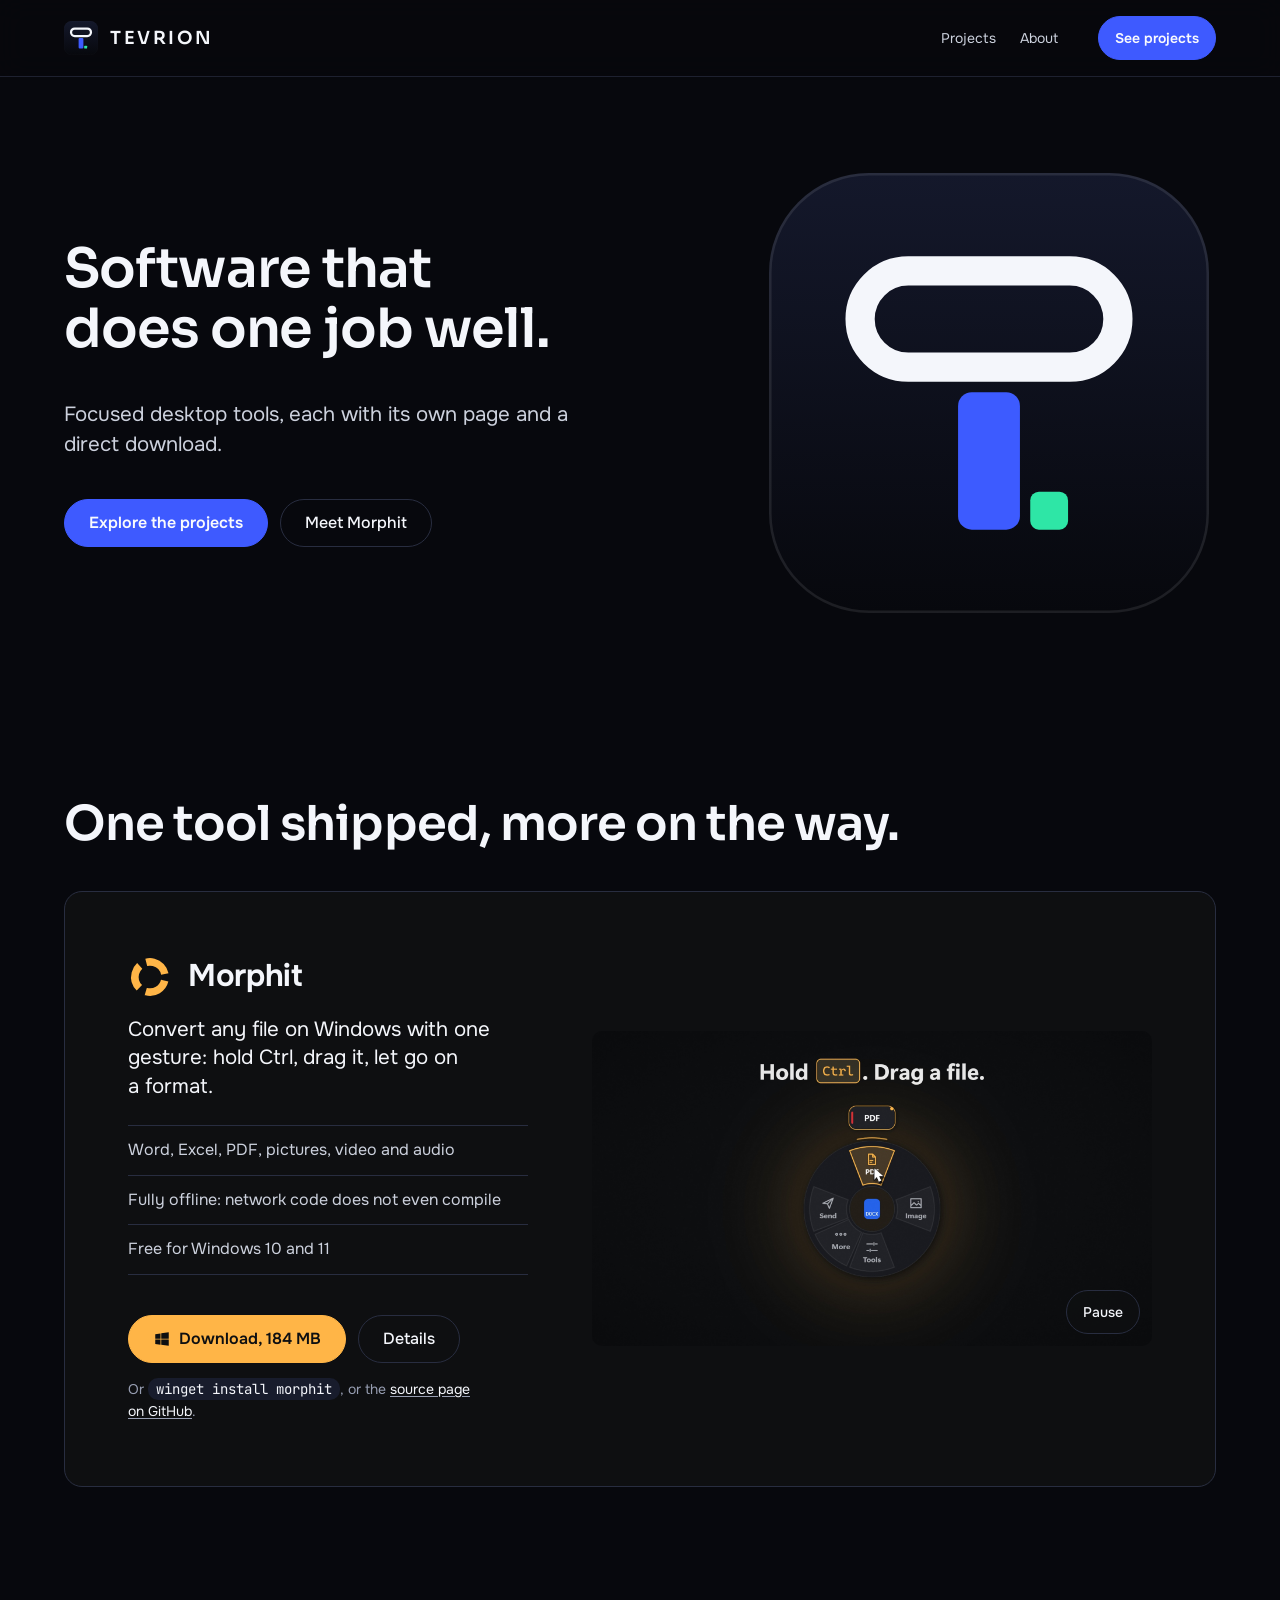
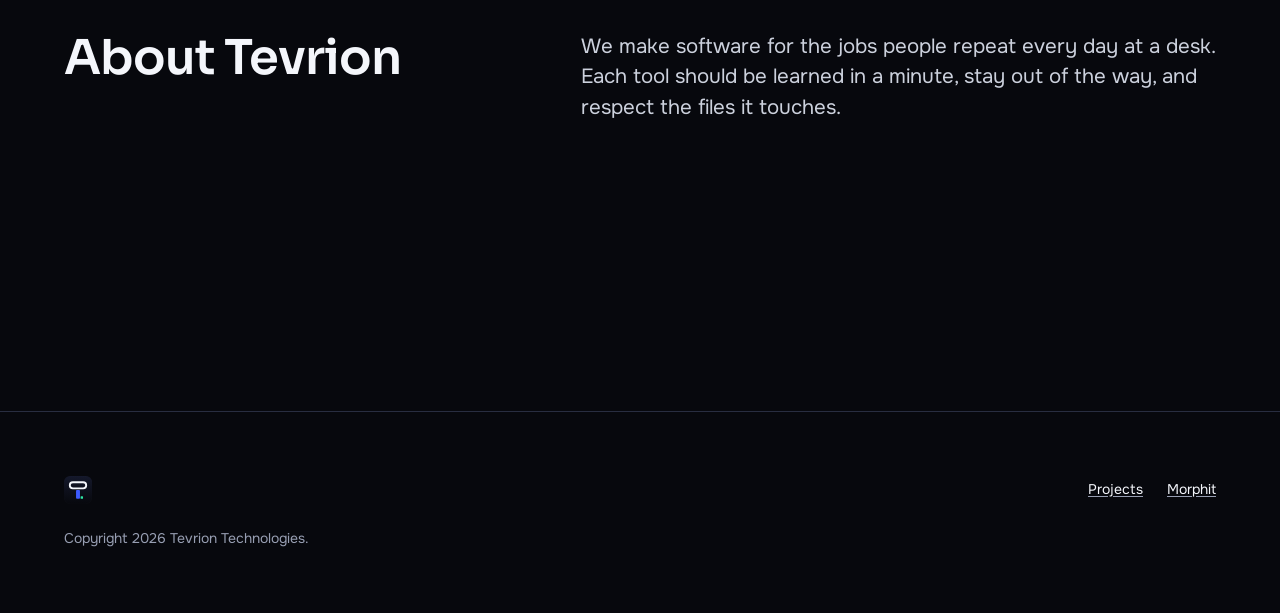
<file: index.html>
<!doctype html>
<html lang="en">
<head>
<meta charset="utf-8">
<meta name="viewport" content="width=device-width, initial-scale=1">
<title>Tevrion Technologies</title>
<meta name="description" content="Tevrion Technologies builds focused desktop software. Projects, details and direct downloads, starting with Morphit, the one-gesture file converter for Windows.">
<meta property="og:type" content="website">
<meta property="og:title" content="Tevrion Technologies">
<meta property="og:description" content="Focused desktop software. First project: Morphit, convert any file on Windows with one gesture.">
<meta property="og:image" content="https://tevrion-tech.github.io/media/og.png">
<meta name="twitter:card" content="summary_large_image">
<meta name="theme-color" content="#07080D">
<link rel="icon" href="media/favicon.ico" sizes="any">
<link rel="icon" type="image/svg+xml" href="media/tevrion-icon.svg">
<link rel="apple-touch-icon" href="media/apple-touch-icon.png">
<link rel="preconnect" href="https://fonts.googleapis.com">
<link rel="preconnect" href="https://fonts.gstatic.com" crossorigin>
<link rel="stylesheet" href="https://fonts.googleapis.com/css2?family=Sora:wght@500;600&family=Onest:wght@400;500;600;700&family=JetBrains+Mono&display=swap">
<link rel="stylesheet" href="site.css">
<script>document.documentElement.classList.add('js');</script>
</head>
<body>
<a class="skip" href="#main">Skip to content</a>

<header class="nav">
  <div class="container nav__row">
    <a class="brand" href="./" aria-label="Tevrion Technologies, home"><img src="media/tevrion-icon.svg" width="34" height="34" alt=""><span class="wordmark" aria-hidden="true">TEVRION</span></a>
    <ul class="nav__links">
      <li><a href="#projects">Projects</a></li>
      <li><a href="#about">About</a></li>
    </ul>
    <a class="btn btn--small" href="#projects">See projects</a>
  </div>
</header>

<main id="main">
  <section class="hero container" aria-labelledby="hero-title">
    <div class="hero__text">
    <h1 id="hero-title">Software that does one job well.</h1>
    <p class="lead">Focused desktop tools, each with its own page and a direct download.</p>
    <div class="hero__actions">
      <a class="btn" href="#projects">Explore the projects</a>
      <a class="btn btn--quiet" href="projects/morphit.html">Meet Morphit</a>
    </div>
    </div>
    <img class="hero__mark" src="media/tevrion-icon.svg" width="512" height="512" alt="" fetchpriority="high">
  </section>

  <section class="section container" id="projects" aria-labelledby="projects-title">
    <h2 id="projects-title">One tool shipped, more on the way.</h2>
    <article class="project" aria-labelledby="morphit-title">
      <div>
        <div class="project__name">
          <svg class="ring" viewBox="0 0 32 32" aria-hidden="true"><circle cx="16" cy="16" r="11" stroke-dasharray="17.66 5.376" transform="rotate(14 16 16)"/></svg>
          <h3 id="morphit-title">Morphit</h3>
        </div>
        <p class="project__line">Convert any file on Windows with one gesture: hold Ctrl, drag it, let go on a format.</p>
        <ul class="project__facts">
          <li>Word, Excel, PDF, pictures, video and audio</li>
          <li>Fully offline: network code does not even compile</li>
          <li>Free for Windows 10 and 11</li>
        </ul>
        <div class="project__actions">
          <a class="btn btn--saffron" href="https://github.com/tevrion-tech/morphit-app/releases/latest/download/Morphit.Setup.exe" download>
            <svg viewBox="0 0 24 24" aria-hidden="true"><path fill="currentColor" d="M3 5.5 10 4.5v7H3zm8-1.2L21 3v8.5H11zM3 12.5h7v7l-7-1zm8 0h10V21l-10-1.4z"/></svg>
            Download, 184 MB
          </a>
          <a class="btn btn--quiet" href="projects/morphit.html">Details</a>
        </div>
        <p class="project__alt">Or <code class="cmd">winget install morphit</code>, or the <a class="link" href="https://github.com/tevrion-tech/morphit-app">source page on GitHub</a>.</p>
      </div>
      <figure class="film" data-loop>
        <video src="media/morphit-20s.mp4" poster="media/poster.jpg" width="1920" height="1080" muted loop playsinline preload="metadata" controls aria-label="Morphit in twenty seconds: hold Ctrl, drag a Word file onto PDF, and the PDF appears next to the original"></video>
        <button class="btn btn--quiet btn--small film__toggle" type="button" data-loop-toggle>Pause</button>
      </figure>
    </article>
  </section>

  <section class="section section--last container" id="about" aria-labelledby="about-title">
    <div class="about">
      <h2 id="about-title">About Tevrion</h2>
      <p>We make software for the jobs people repeat every day at a desk. Each tool should be learned in a minute, stay out of the way, and respect the files it touches.</p>
    </div>
  </section>
</main>

<footer class="foot">
  <div class="container">
    <div class="foot__row">
      <img src="media/tevrion-icon.svg" width="28" height="28" alt="Tevrion">
      <ul class="foot__links">
        <li><a class="link" href="#projects">Projects</a></li>
        <li><a class="link" href="projects/morphit.html">Morphit</a></li>
      </ul>
    </div>
    <p>Copyright 2026 Tevrion Technologies.</p>
  </div>
</footer>

<script src="loop.js"></script>
</body>
</html>
</file>
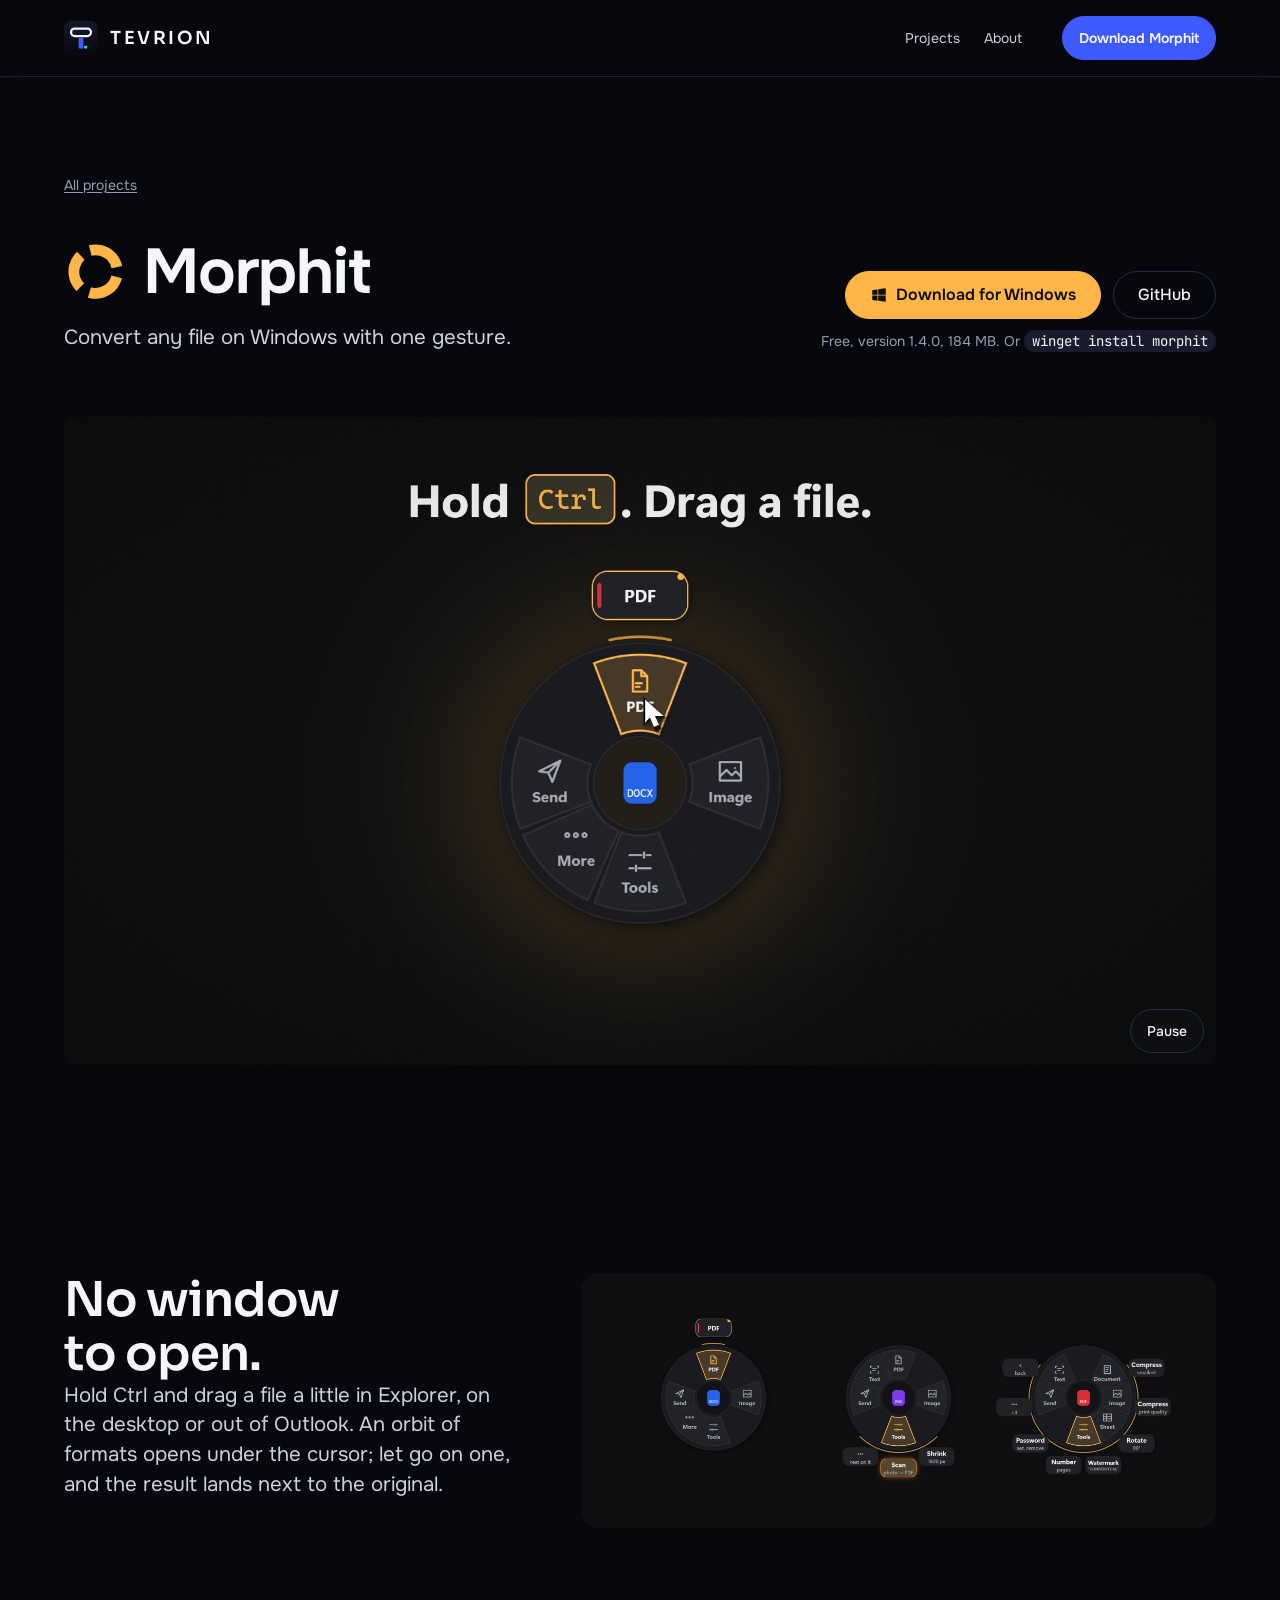
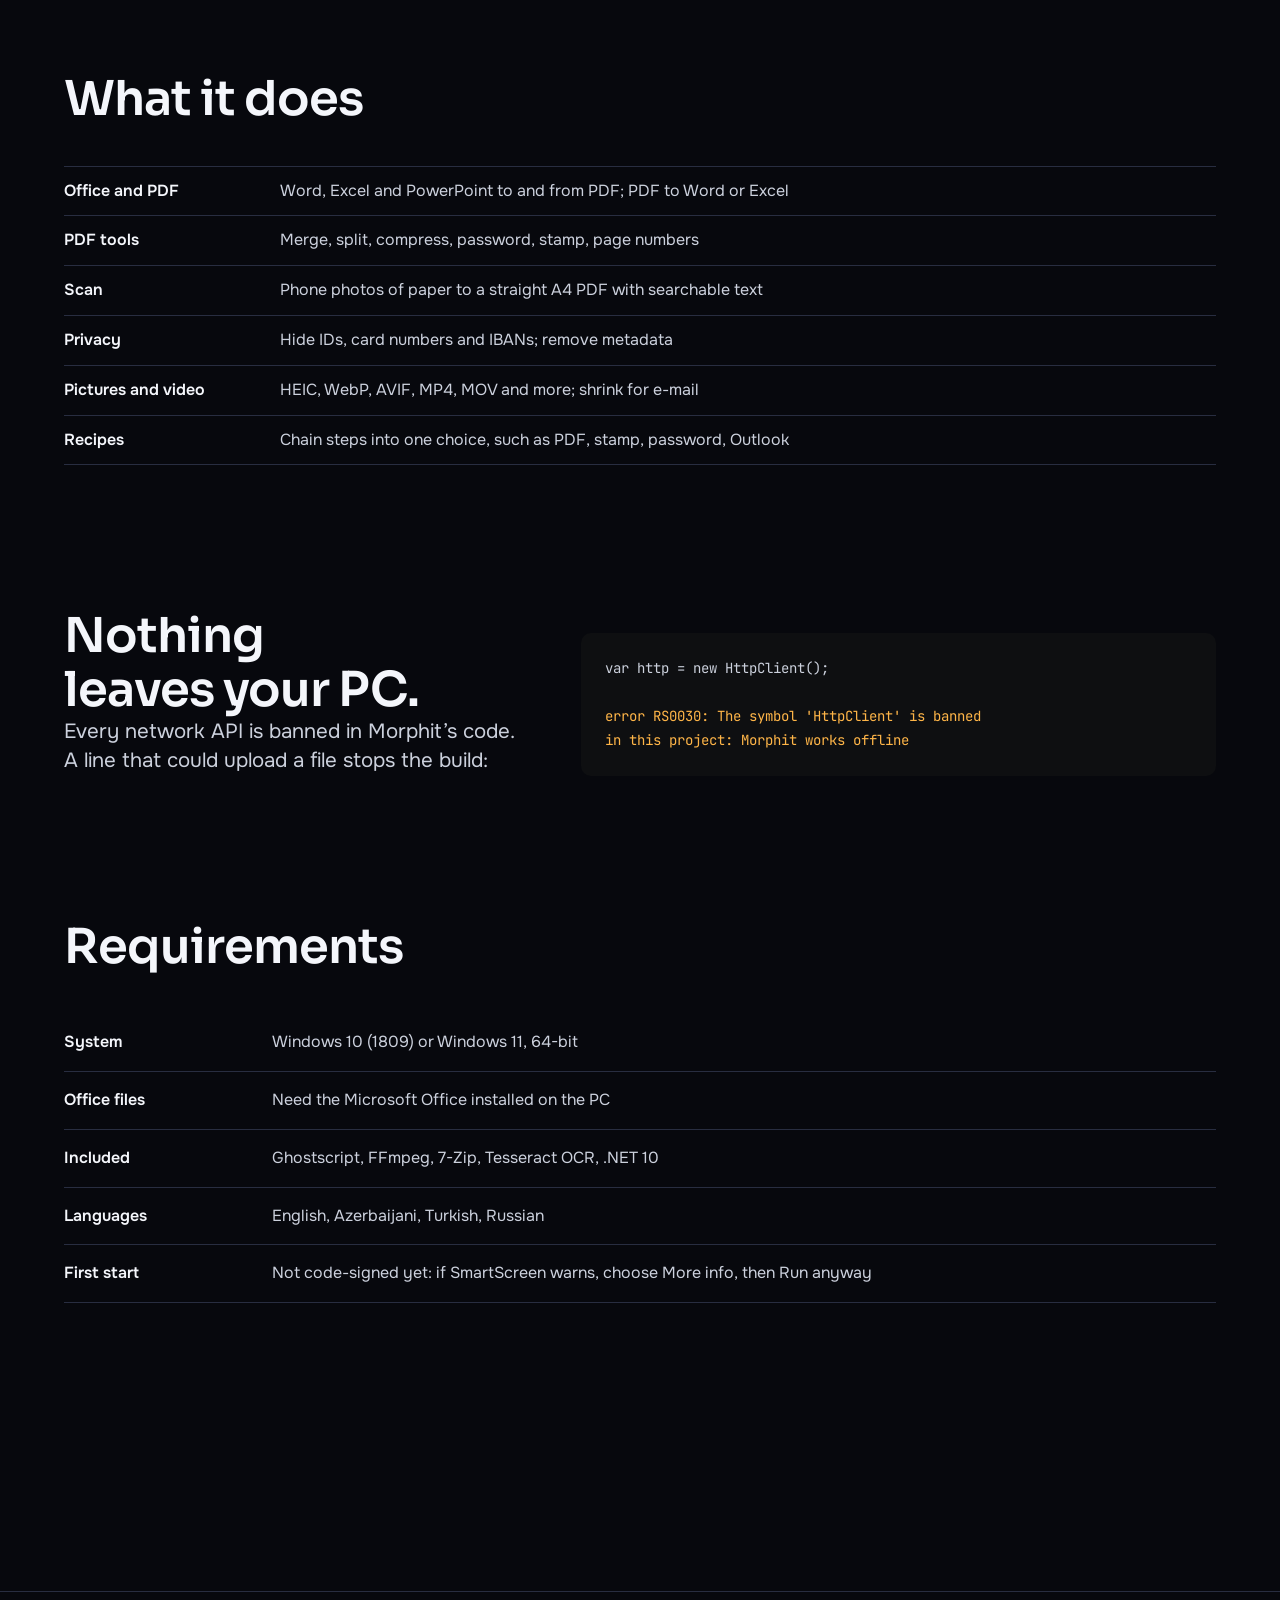
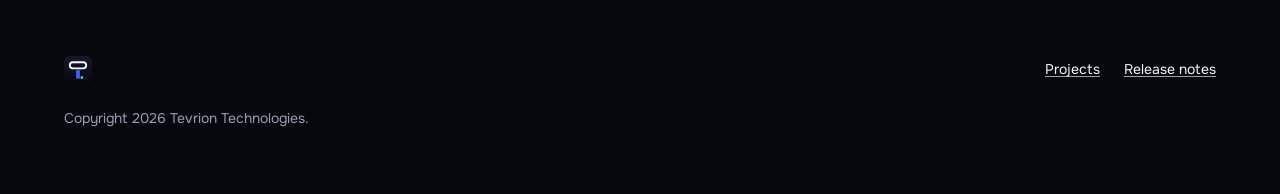
<file: projects/morphit.html>
<!doctype html>
<html lang="en">
<head>
<meta charset="utf-8">
<meta name="viewport" content="width=device-width, initial-scale=1">
<title>Morphit by Tevrion Technologies</title>
<meta name="description" content="Morphit converts any file on Windows with one gesture: hold Ctrl, drag a file, let go on a format. Fully offline. Direct download for Windows 10 and 11.">
<meta property="og:type" content="website">
<meta property="og:title" content="Morphit by Tevrion Technologies">
<meta property="og:description" content="Hold Ctrl, drag a file, let go on PDF. Offline, with no network code at all.">
<meta property="og:image" content="https://tevrion-tech.github.io/media/poster.jpg">
<meta name="twitter:card" content="summary_large_image">
<meta name="theme-color" content="#07080D">
<link rel="icon" href="../media/favicon.ico" sizes="any">
<link rel="icon" type="image/svg+xml" href="../media/tevrion-icon.svg">
<link rel="apple-touch-icon" href="../media/apple-touch-icon.png">
<link rel="preconnect" href="https://fonts.googleapis.com">
<link rel="preconnect" href="https://fonts.gstatic.com" crossorigin>
<link rel="stylesheet" href="https://fonts.googleapis.com/css2?family=Sora:wght@500;600&family=Onest:wght@400;500;600;700&family=JetBrains+Mono&display=swap">
<link rel="stylesheet" href="../site.css">
<script>document.documentElement.classList.add('js');</script>
</head>
<body>
<a class="skip" href="#main">Skip to content</a>

<header class="nav">
  <div class="container nav__row">
    <a class="brand" href="../" aria-label="Tevrion Technologies, home"><img src="../media/tevrion-icon.svg" width="34" height="34" alt=""><span class="wordmark" aria-hidden="true">TEVRION</span></a>
    <ul class="nav__links">
      <li><a href="../#projects">Projects</a></li>
      <li><a href="../#about">About</a></li>
    </ul>
    <a class="btn btn--small" href="https://github.com/tevrion-tech/morphit-app/releases/latest/download/Morphit.Setup.exe">Download Morphit</a>
  </div>
</header>

<main id="main">
  <section class="phead container" aria-labelledby="title">
    <a class="crumb link" href="../#projects">All projects</a>
    <div class="phead__row">
      <div>
        <h1 id="title"><svg class="ring" viewBox="0 0 32 32" aria-hidden="true"><circle cx="16" cy="16" r="11" stroke-dasharray="17.66 5.376" transform="rotate(14 16 16)"/></svg>Morphit</h1>
        <p class="lead">Convert any file on Windows with one gesture.</p>
      </div>
      <div>
        <div class="phead__actions">
          <a class="btn btn--saffron" href="https://github.com/tevrion-tech/morphit-app/releases/latest/download/Morphit.Setup.exe" download>
            <svg viewBox="0 0 24 24" aria-hidden="true"><path fill="currentColor" d="M3 5.5 10 4.5v7H3zm8-1.2L21 3v8.5H11zM3 12.5h7v7l-7-1zm8 0h10V21l-10-1.4z"/></svg>
            Download for Windows
          </a>
          <a class="btn btn--quiet" href="https://github.com/tevrion-tech/morphit-app">GitHub</a>
        </div>
        <p class="phead__alt">Free, version 1.4.0, 184 MB. Or <code class="cmd">winget install morphit</code></p>
      </div>
    </div>
    <figure class="film" data-loop>
      <video src="../media/morphit-20s.mp4" poster="../media/poster.jpg" width="1920" height="1080" muted loop playsinline preload="metadata" controls aria-label="Morphit in twenty seconds: hold Ctrl, drag a Word file onto PDF, and the PDF appears next to the original"></video>
      <button class="btn btn--quiet btn--small film__toggle" type="button" data-loop-toggle>Pause</button>
    </figure>
  </section>

  <section class="section container" aria-labelledby="how-title">
    <div class="split">
      <div>
        <h2 id="how-title">No window to open.</h2>
        <p class="lead">Hold Ctrl and drag a file a little in Explorer, on the desktop or out of Outlook. An orbit of formats opens under the cursor; let go on one, and the result lands next to the original.</p>
      </div>
      <div class="panel">
        <img src="../media/hero-orbit.png" width="2160" height="680" alt="Three orbits: the choices for a Word file, the tools for a picture, and a PDF's rarer tools" loading="lazy">
      </div>
    </div>
  </section>

  <section class="section container" aria-labelledby="does-title">
    <h2 id="does-title">What it does</h2>
    <ul class="rows">
      <li><b>Office and PDF</b><span>Word, Excel and PowerPoint to and from PDF; PDF to Word or Excel</span></li>
      <li><b>PDF tools</b><span>Merge, split, compress, password, stamp, page numbers</span></li>
      <li><b>Scan</b><span>Phone photos of paper to a straight A4 PDF with searchable text</span></li>
      <li><b>Privacy</b><span>Hide IDs, card numbers and IBANs; remove metadata</span></li>
      <li><b>Pictures and video</b><span>HEIC, WebP, AVIF, MP4, MOV and more; shrink for e-mail</span></li>
      <li><b>Recipes</b><span>Chain steps into one choice, such as PDF, stamp, password, Outlook</span></li>
    </ul>
  </section>

  <section class="section container" aria-labelledby="offline-title">
    <div class="split">
      <div>
        <h2 id="offline-title">Nothing leaves your PC.</h2>
        <p class="lead">Every network API is banned in Morphit’s code. A line that could upload a file stops the build:</p>
      </div>
      <pre class="code" tabindex="0" aria-label="A build error from the Morphit project"><code>var http = new HttpClient();

<span class="err">error RS0030: The symbol 'HttpClient' is banned
in this project: Morphit works offline</span></code></pre>
    </div>
  </section>

  <section class="section section--last container" aria-labelledby="req-title">
    <h2 id="req-title">Requirements</h2>
    <table class="specs">
      <tbody>
        <tr><th scope="row">System</th><td>Windows 10 (1809) or Windows 11, 64-bit</td></tr>
        <tr><th scope="row">Office files</th><td>Need the Microsoft Office installed on the PC</td></tr>
        <tr><th scope="row">Included</th><td>Ghostscript, FFmpeg, 7-Zip, Tesseract OCR, .NET 10</td></tr>
        <tr><th scope="row">Languages</th><td>English, Azerbaijani, Turkish, Russian</td></tr>
        <tr><th scope="row">First start</th><td>Not code-signed yet: if SmartScreen warns, choose More info, then Run anyway</td></tr>
      </tbody>
    </table>
  </section>
</main>

<footer class="foot">
  <div class="container">
    <div class="foot__row">
      <img src="../media/tevrion-icon.svg" width="28" height="28" alt="Tevrion">
      <ul class="foot__links">
        <li><a class="link" href="../#projects">Projects</a></li>
        <li><a class="link" href="https://github.com/tevrion-tech/morphit-app/releases">Release notes</a></li>
      </ul>
    </div>
    <p>Copyright 2026 Tevrion Technologies.</p>
  </div>
</footer>

<script src="../loop.js"></script>
</body>
</html>
</file>
<file: site.css>
/* Hallmark · shape: custom, a studio index where each project brings its own colours · genre: modern-minimal · theme: brand (Tevrion, zero-one-bit mark)
 * paper: oklch(13.5% 0.025 272) · accent: oklch(54% 0.23 264) · display: Sora · body: Onest · hero: banner, head left and the mark large on the right · nav: logo left, two anchors, one download · footer: a mast, the logo over one line · signature: the Morphit project block in Morphit's own graphite and saffron, inside Tevrion's ink
 * axes: dark/grotesk-wide/cool · posture: navy ground from the logo, electric blue only on primary actions and focus; project blocks keep their product's palette · contrast: pass · fold: pass · job: try (download) · v2.0.0 */
/* Hallmark · pre-emit critique: P4 H5 E4 S4 R5 V4 · weakest: P, a studio with one project says little; the page lets the project carry it and shows the download inline instead of a studio manifesto */
/* Hallmark · waive 42 · nav: named in the stamp as the brand's logo bar · the logo, two anchors into this small site and the Morphit download, nothing else */
/* Hallmark · answered F4 · the saffron button lives only inside the Morphit block, in Morphit's own palette; Tevrion cobalt stays the page primary */
@import url("./tokens.css");
@import url("./base.css");

:root { --nav-h: 76px; --display-weight: 600; --tracking-display: -0.02em; }

.skip { position: absolute; left: var(--space-md); top: calc(-1 * var(--space-3xl)); z-index: var(--z-toast); padding: var(--space-xs) var(--space-md); background: var(--color-ink); color: var(--color-paper); border-radius: var(--radius-inner); }
.skip:focus-visible { top: var(--space-md); }

h1, h2 { line-height: 1.12; }

/* controls */
.btn { display: inline-flex; align-items: center; gap: var(--space-xs); min-height: 48px; padding: 0 var(--space-lg); border: 1px solid var(--color-accent); border-radius: var(--radius-pill); background: var(--color-accent); color: var(--color-accent-ink); font: 600 var(--text-md)/1 var(--font-body); white-space: nowrap; text-decoration: none; cursor: pointer; transition: background-color var(--dur-short) var(--ease-out), transform var(--dur-micro) var(--ease-out); }
.btn:hover { background: var(--color-accent-2); border-color: var(--color-accent-2); }
.btn:active { transform: translateY(1px); }
.btn:focus-visible { outline: 2px solid var(--color-focus); outline-offset: 3px; }
.btn:disabled, .btn[aria-disabled="true"] { opacity: 0.55; cursor: not-allowed; transform: none; }
.btn svg { width: 18px; height: 18px; flex: none; }
.btn--quiet { background: transparent; color: var(--color-ink); border-color: var(--color-rule); font-weight: 500; }
.btn--quiet:hover { background: var(--color-paper-2); border-color: var(--color-paper-3); }
.btn--small { min-height: 44px; padding: 0 var(--space-md); font-size: var(--text-sm); }
.btn--saffron { background: var(--color-saffron); border-color: var(--color-saffron); color: var(--color-saffron-ink); }
.btn--saffron:hover { background: var(--color-saffron); border-color: var(--color-ink-2); }
@media (prefers-reduced-motion: reduce) { .btn { transition: background-color var(--dur-short) linear; } }

.link { color: var(--color-ink); text-decoration: underline; text-decoration-color: var(--color-muted); transition: text-decoration-color var(--dur-short) var(--ease-out); }
.link:hover { text-decoration-color: var(--color-focus); }
.link:active { color: var(--color-ink-2); }
.link:focus-visible { outline: 2px solid var(--color-focus); outline-offset: 2px; border-radius: 2px; }

.cmd { padding: var(--space-3xs) var(--space-xs); border-radius: var(--radius-inner); background: var(--color-paper-3); color: var(--color-ink); font: 400 var(--text-sm)/1.4 var(--font-outlier); white-space: nowrap; user-select: all; }

/* nav */
.nav { position: sticky; top: 0; z-index: var(--z-sticky-nav); background: color-mix(in oklch, var(--color-paper) 86%, transparent); backdrop-filter: blur(14px); border-bottom: 1px solid color-mix(in oklch, var(--color-rule) 70%, transparent); }
.nav__row { display: flex; align-items: center; gap: var(--space-xl); min-height: var(--nav-h); }
.brand { display: inline-flex; align-items: center; gap: var(--space-sm); color: var(--color-ink); text-decoration: none; }
.brand img { height: 34px; width: 34px; }
.wordmark { font: 600 1.125rem/1 var(--font-display); letter-spacing: 0.14em; }
.brand:focus-visible { outline: 2px solid var(--color-focus); outline-offset: 6px; border-radius: var(--radius-inner); }
.nav__links { display: flex; gap: var(--space-lg); margin: 0 0 0 auto; padding: 0; list-style: none; }
.nav__links a { color: var(--color-ink-2); font-size: var(--text-sm); text-decoration: none; white-space: nowrap; }
.nav__links a:hover { color: var(--color-ink); }
.nav__links a:focus-visible { outline: 2px solid var(--color-focus); outline-offset: 4px; border-radius: 2px; }
@media (max-width: 48rem) { .nav__links { display: none; } .nav__row .btn { margin-left: auto; } }

/* home hero */
.hero { display: grid; grid-template-columns: minmax(0, 7fr) minmax(0, 5fr); gap: var(--space-2xl); align-items: center; padding-block: var(--space-3xl) var(--space-xl); }
.hero__mark { justify-self: center; width: min(100%, 440px); }
@media (max-width: 60rem) { .hero { grid-template-columns: minmax(0, 1fr); } .hero__mark { width: 220px; justify-self: start; order: -1; } }
.hero h1 { max-width: 18ch; font-size: clamp(2.25rem, 3.6vw + 0.5rem, 4.25rem); }
.hero .lead { margin-top: var(--space-xl); color: var(--color-ink-2); max-width: 46ch; }
.hero__actions { display: flex; flex-wrap: wrap; gap: var(--space-sm); margin-top: var(--space-xl); }

/* project block, in the project's own palette */
.section { padding-block: var(--section-gap) 0; }
.section--last { padding-bottom: var(--section-gap); }
.section > h2, .section__head h2 { margin-bottom: var(--space-xl); }
.project { color: var(--color-ink); display: grid; grid-template-columns: minmax(0, 5fr) minmax(0, 7fr); gap: var(--space-2xl); align-items: center; padding: var(--space-2xl); border-radius: var(--radius-card); background: var(--color-graphite); outline: 1px solid var(--color-rule); outline-offset: -1px; }
.project__name { display: flex; align-items: center; gap: var(--space-md); }
.project__name h3 { font-family: var(--font-body); font-weight: 650; font-size: var(--text-2xl); letter-spacing: -0.01em; }
.ring { width: 44px; height: 44px; flex: none; }
.ring circle { fill: none; stroke: var(--color-saffron); stroke-width: 5.5; }
.project__line { margin-top: var(--space-md); color: var(--color-ink); font-size: var(--text-lead); line-height: 1.4; }
.project__facts { margin: var(--space-lg) 0 0; padding: 0; list-style: none; border-top: 1px solid var(--color-rule); }
.project__facts li { padding: var(--space-sm) 0; border-bottom: 1px solid var(--color-rule); color: var(--color-ink-2); }
.project__actions { display: flex; flex-wrap: wrap; gap: var(--space-sm); margin-top: var(--space-xl); }
.project__alt { margin-top: var(--space-md); color: var(--color-muted); font-size: var(--text-sm); }
.film { position: relative; margin: 0; border-radius: var(--radius-inner); overflow: hidden; aspect-ratio: 16 / 9; background: var(--color-graphite); }
.film video { width: 100%; height: 100%; object-fit: cover; }
.film__toggle { position: absolute; right: var(--space-sm); bottom: var(--space-sm); z-index: var(--z-raised); background: color-mix(in oklch, var(--color-graphite) 80%, transparent); }
html:not(.js) .film__toggle { display: none; }
@media (prefers-reduced-motion: reduce) { .film__toggle { display: none; } }
@media (max-width: 60rem) { .project { grid-template-columns: minmax(0, 1fr); padding: var(--space-lg); } }

.next { margin-top: var(--space-xl); color: var(--color-muted); }

/* about */
.about { display: grid; grid-template-columns: minmax(0, 5fr) minmax(0, 7fr); gap: var(--space-2xl); align-items: start; }
.about p { color: var(--color-ink-2); font-size: var(--text-lead); line-height: 1.5; }
@media (max-width: 60rem) { .about { grid-template-columns: minmax(0, 1fr); } }

/* project page */
.phead { padding-block: var(--space-3xl) var(--space-2xl); }
.crumb { display: inline-block; margin-bottom: var(--space-xl); color: var(--color-muted); font-size: var(--text-sm); }
.phead__row { display: grid; grid-template-columns: minmax(0, 1fr) auto; gap: var(--space-xl) var(--space-2xl); align-items: end; }
.phead h1 { display: flex; align-items: center; gap: var(--space-md); font-family: var(--font-body); font-weight: 650; font-size: clamp(2.75rem, 4vw + 0.75rem, 4.5rem); letter-spacing: -0.02em; }
.phead h1 .ring { width: 1em; height: 1em; }
.phead .lead { margin-top: var(--space-md); color: var(--color-ink-2); }
.phead__actions { display: flex; flex-wrap: wrap; gap: var(--space-sm); justify-content: flex-end; }
.phead__alt { margin-top: var(--space-sm); color: var(--color-muted); font-size: var(--text-sm); text-align: right; }
.phead .film { margin-top: var(--space-2xl); }
@media (max-width: 60rem) { .phead__row { grid-template-columns: minmax(0, 1fr); } .phead__actions { justify-content: flex-start; } .phead__alt { text-align: left; } }

.split { display: grid; grid-template-columns: minmax(0, 5fr) minmax(0, 7fr); gap: var(--space-2xl); align-items: start; }
.split .lead { color: var(--color-ink-2); }
@media (max-width: 60rem) { .split { grid-template-columns: minmax(0, 1fr); } }
.panel { padding: var(--space-xl); border-radius: var(--radius-card); background: var(--color-graphite); color: var(--color-ink); }
.panel img { margin-inline: auto; }
.rows { margin: 0; padding: 0; list-style: none; border-top: 1px solid var(--color-rule); }
.rows li { display: grid; grid-template-columns: minmax(0, 12rem) minmax(0, 1fr); gap: var(--space-lg); padding: var(--space-sm) 0; border-bottom: 1px solid var(--color-rule); }
.rows b { font-weight: 600; }
.rows span { color: var(--color-ink-2); }
@media (max-width: 40rem) { .rows li { grid-template-columns: minmax(0, 1fr); gap: var(--space-3xs); } }
.code { margin: var(--space-lg) 0 0; padding: var(--space-lg); overflow-x: auto; border-radius: var(--radius-inner); background: var(--color-graphite); color: var(--color-ink-2); font: 400 var(--text-sm)/1.7 var(--font-outlier); }
.code code { font: inherit; white-space: pre; }
.code .err { color: var(--color-saffron); }
.code:focus-visible { outline: 2px solid var(--color-focus); outline-offset: 2px; }
.specs { width: 100%; border-collapse: collapse; }
.specs th, .specs td { padding: var(--space-md) var(--space-lg) var(--space-md) 0; border-bottom: 1px solid var(--color-rule); text-align: left; vertical-align: top; }
.specs th { width: 13rem; font-weight: 600; }
.specs td { color: var(--color-ink-2); }
@media (max-width: 40rem) { .specs th, .specs td { display: block; padding-right: 0; } .specs th { width: auto; border-bottom: 0; padding-bottom: 0; } }

/* footer */
.foot { margin-top: var(--section-gap); border-top: 1px solid var(--color-rule); padding-block: var(--space-2xl); color: var(--color-muted); font-size: var(--text-sm); }
.foot__row { display: flex; flex-wrap: wrap; align-items: center; justify-content: space-between; gap: var(--space-lg); }
.foot__row img { height: 28px; width: 28px; }
.foot__links { display: flex; flex-wrap: wrap; gap: var(--space-lg); margin: 0; padding: 0; list-style: none; }
.foot p { margin-top: var(--space-lg); }
</file>
